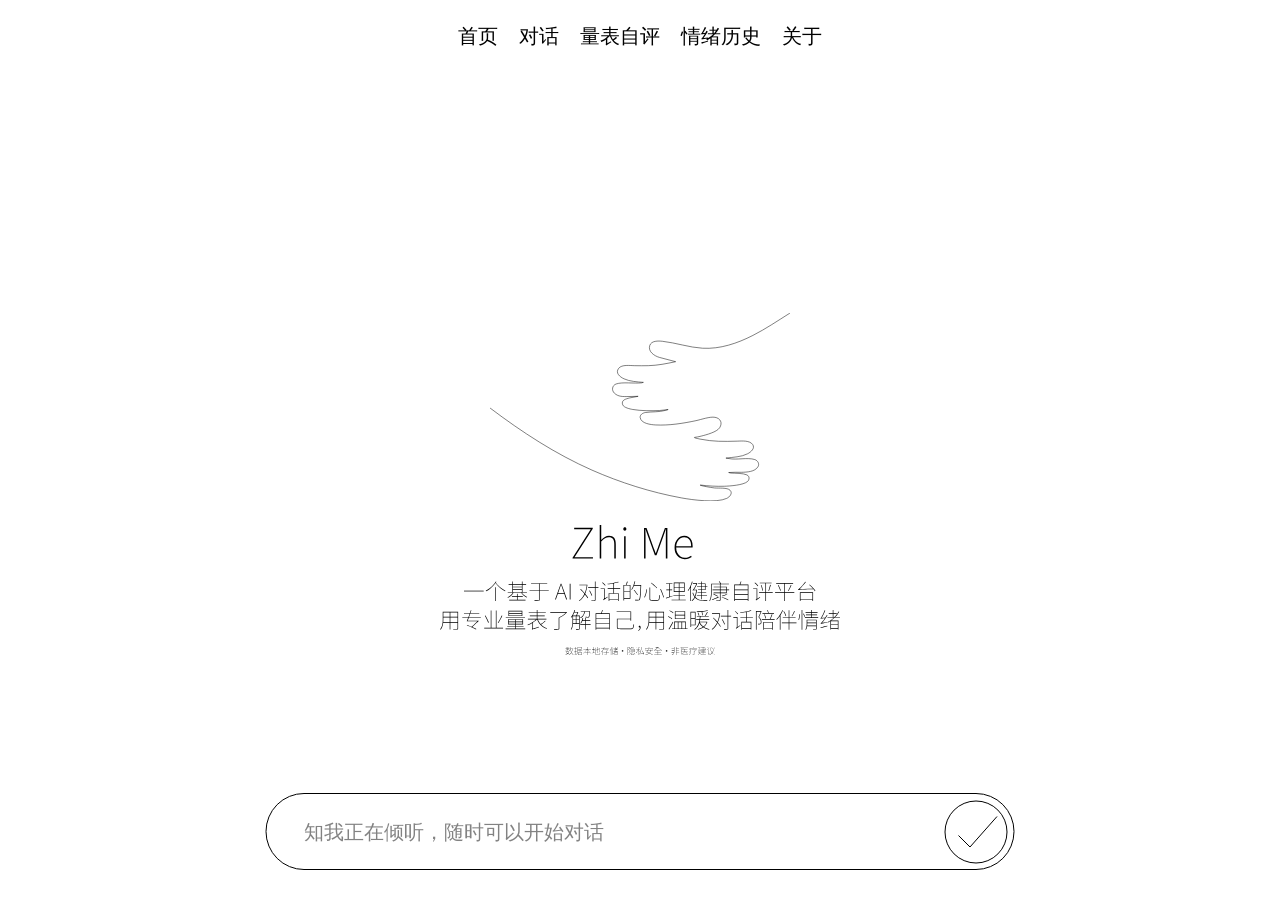
<file: index.html>
<!DOCTYPE html>
<html lang="zh-CN">
<head>
  <meta charset="UTF-8">
  <meta name="viewport" content="width=device-width, initial-scale=1.0">
  <title>知我 — 首页</title>
  <link rel="stylesheet" href="css/style.css">
</head>
<body>
  <div class="page">
    <!-- Navigation -->
    <nav class="nav">
      <div class="nav-links">
        <a class="nav-link active" href="index.html">首页</a>
        <a class="nav-link" href="chat.html">对话</a>
        <a class="nav-link" href="scales.html">量表自评</a>
        <a class="nav-link" href="history.html">情绪历史</a>
        <a class="nav-link" href="about.html">关于</a>
      </div>
    </nav>

    <!-- Main Content -->
    <div class="main">
      <div class="hero fade-in">
        <div class="hero-logo">
          <img src="images/logo.svg" alt="知我 Logo">
        </div>
        <div class="hero-intro">
          <img src="images/intro.svg" alt="品牌介绍">
        </div>
      </div>
    </div>

    <!-- AI Chat Input — fixed to viewport bottom -->
    <div class="chat-input-bar home-input">
      <input type="text" placeholder="知我正在倾听，随时可以开始对话" id="homeInput"
        onkeydown="if(event.key==='Enter')goChat()">
      <button class="send-btn" onclick="goChat()">
        <img src="images/send-btn.svg" alt="发送">
      </button>
    </div>
  </div>

  <script src="js/main.js"></script>
</body>
</html>
</file>
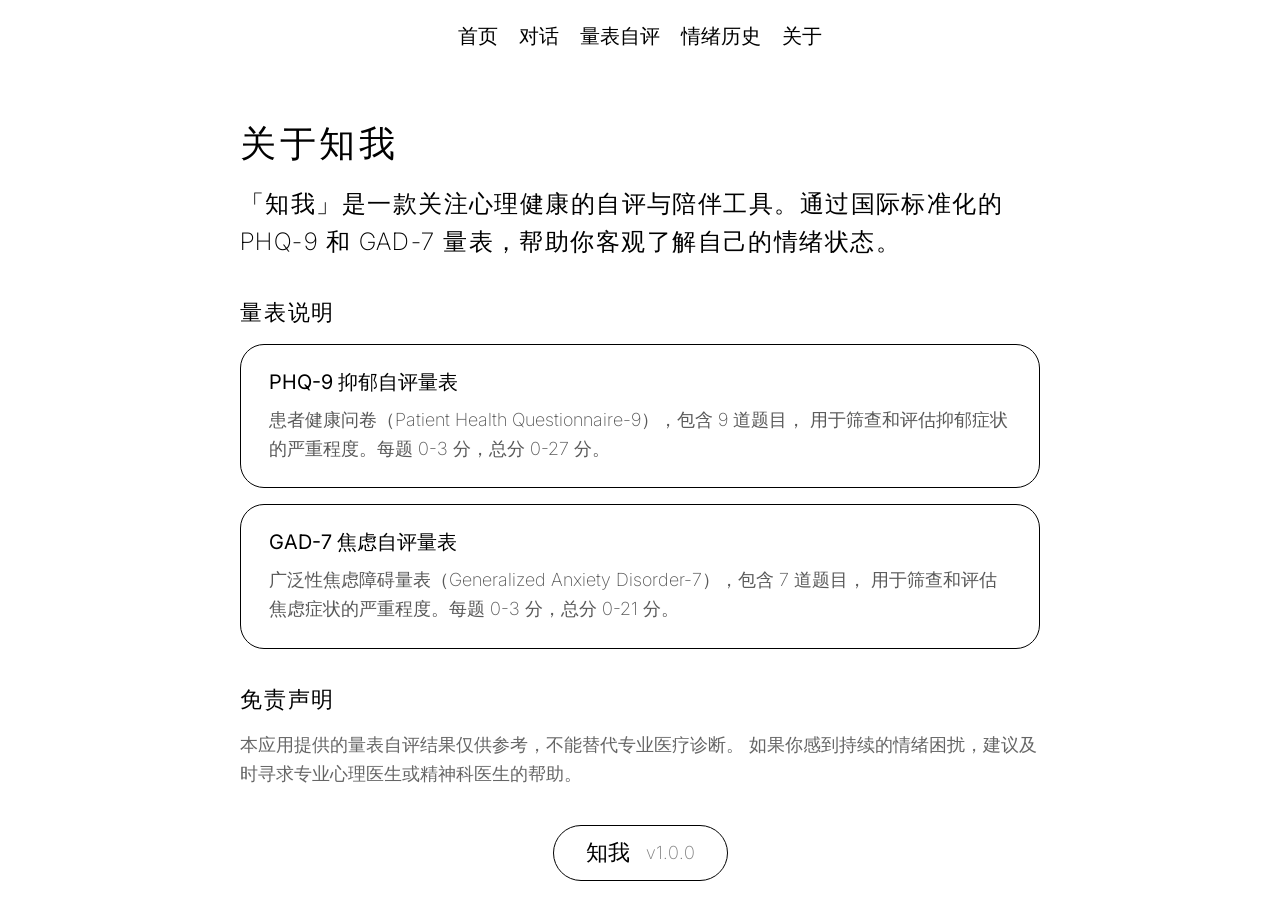
<file: about.html>
<!DOCTYPE html>
<html lang="zh-CN">
<head>
  <meta charset="UTF-8">
  <meta name="viewport" content="width=device-width, initial-scale=1.0">
  <title>知我 — 关于</title>
  <link rel="stylesheet" href="css/style.css">
</head>
<body>
  <div class="page page-about">
    <!-- Navigation -->
    <nav class="nav">
      <div class="nav-links">
        <a class="nav-link" href="index.html">首页</a>
        <a class="nav-link" href="chat.html">对话</a>
        <a class="nav-link" href="scales.html">量表自评</a>
        <a class="nav-link" href="history.html">情绪历史</a>
        <a class="nav-link active" href="about.html">关于</a>
      </div>
    </nav>

    <!-- Main Content -->
    <div class="main">
      <div class="about-content fade-in">
        <div class="about-section">
          <h1 class="about-title">关于知我</h1>
          <p class="about-desc">
            「知我」是一款关注心理健康的自评与陪伴工具。通过国际标准化的
            PHQ-9 和 GAD-7 量表，帮助你客观了解自己的情绪状态。
          </p>
        </div>

        <div class="about-section">
          <h2 class="about-heading">量表说明</h2>
          <div class="about-card">
            <div class="about-card-header">PHQ-9 抑郁自评量表</div>
            <p class="about-card-text">
              患者健康问卷（Patient Health Questionnaire-9），包含 9 道题目，
              用于筛查和评估抑郁症状的严重程度。每题 0-3 分，总分 0-27 分。
            </p>
          </div>
          <div class="about-card">
            <div class="about-card-header">GAD-7 焦虑自评量表</div>
            <p class="about-card-text">
              广泛性焦虑障碍量表（Generalized Anxiety Disorder-7），包含 7 道题目，
              用于筛查和评估焦虑症状的严重程度。每题 0-3 分，总分 0-21 分。
            </p>
          </div>
        </div>

        <div class="about-section">
          <h2 class="about-heading">免责声明</h2>
          <p class="about-desc-sm">
            本应用提供的量表自评结果仅供参考，不能替代专业医疗诊断。
            如果你感到持续的情绪困扰，建议及时寻求专业心理医生或精神科医生的帮助。
          </p>
        </div>

        <div class="about-section about-section-version">
          <div class="about-version-card">
            <span class="about-app-name">知我</span>
            <span class="about-version-num">v1.0.0</span>
          </div>
          <p class="about-desc-sm about-copyright">© 2026 知我 · 关爱心理健康</p>
        </div>
      </div>
    </div>
  </div>

  <script src="js/main.js"></script>
</body>
</html>
</file>
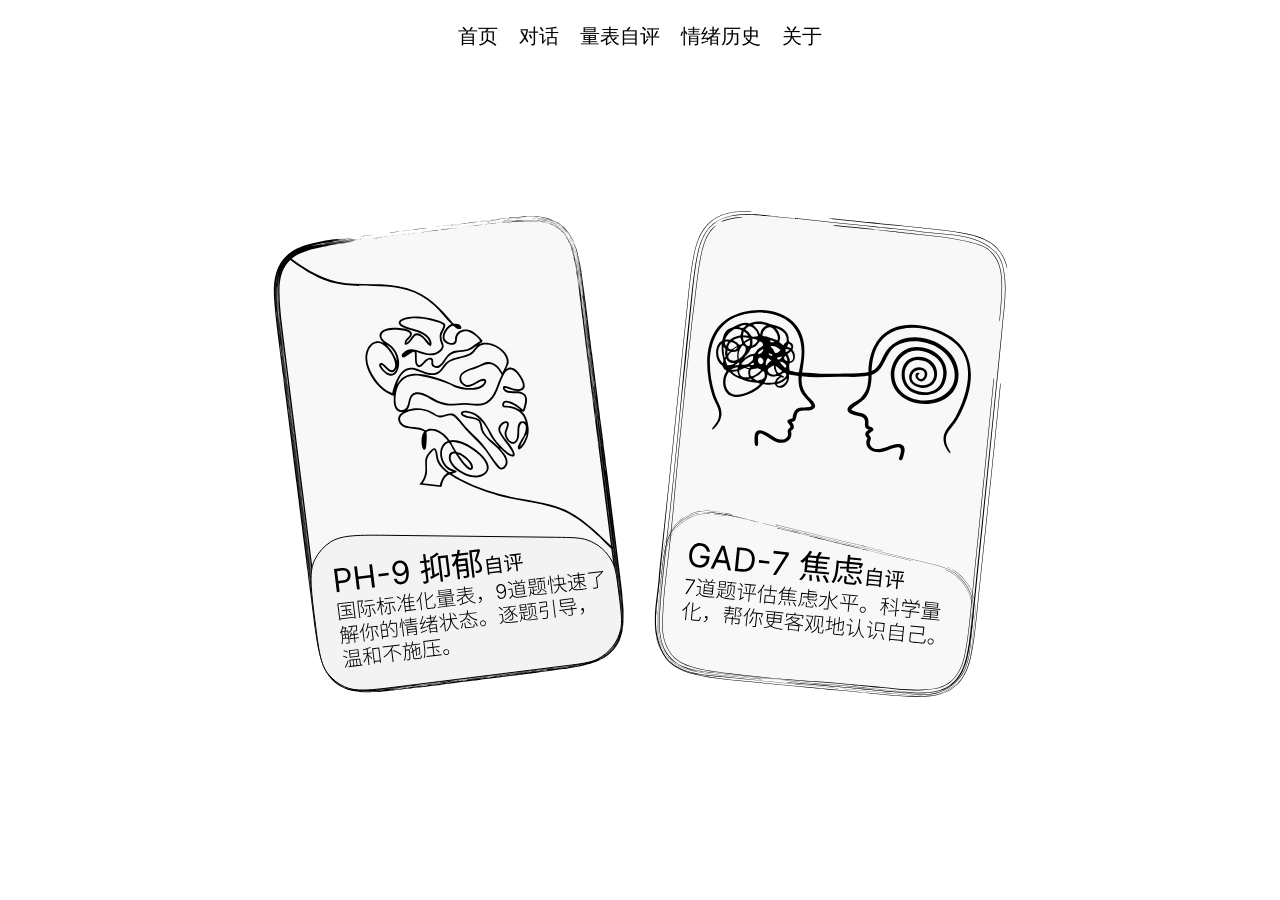
<file: assessment.html>
<!DOCTYPE html>
<html lang="zh-CN">
<head>
  <meta charset="UTF-8">
  <meta name="viewport" content="width=device-width, initial-scale=1.0">
  <title>知我 — 量表评测</title>
  <link rel="stylesheet" href="css/style.css">
</head>
<body>
  <div class="page">
    <!-- Navigation -->
    <nav class="nav">
      <div class="nav-links">
        <a class="nav-link" href="index.html">首页</a>
        <a class="nav-link" href="chat.html">对话</a>
        <a class="nav-link active" href="scales.html">量表自评</a>
        <a class="nav-link" href="history.html">情绪历史</a>
        <a class="nav-link" href="about.html">关于</a>
      </div>
    </nav>

    <!-- Main Content -->
    <div class="main">
      <div class="assessment fade-in">
        <!-- Header -->
        <div class="assessment-header">
          <div class="assessment-title"><strong id="scaleName">PHQ-9 抑郁自评量表</strong></div>
          <div class="assessment-subtitle">过去两周，你被以下问题困扰的频率是？</div>
        </div>

        <!-- Form -->
        <div class="assessment-form">
          <!-- Question Counter -->
          <div class="question-counter">
            <div class="question-number">
              <span id="currentNum">1</span>
        
              <span id="totalNum">/9</span>
            </div>
            <div class="question-text" id="questionText">做事时提不起劲或没有兴趣？</div>
          </div>

          <!-- Options -->
          <div class="options" id="optionsList">
            <div class="option" data-value="0" onclick="selectOption(this, 0)">
              <div class="option-radio">
                <div class="option-radio-inner"></div>
              </div>
              <span class="option-label">没有</span>
            </div>
            <div class="option" data-value="1" onclick="selectOption(this, 1)">
              <div class="option-radio">
                <div class="option-radio-inner"></div>
              </div>
              <span class="option-label">有几天</span>
            </div>
            <div class="option" data-value="2" onclick="selectOption(this, 2)">
              <div class="option-radio">
                <div class="option-radio-inner"></div>
              </div>
              <span class="option-label">一半以上天数</span>
            </div>
            <div class="option" data-value="3" onclick="selectOption(this, 3)">
              <div class="option-radio">
                <div class="option-radio-inner"></div>
              </div>
              <span class="option-label">几乎每天</span>
            </div>
          </div>
        </div>

        <!-- Progress Bar -->
        <div class="progress-bar-wrap">
          <svg width="600" height="3" viewBox="0 0 600 3" fill="none">
            <rect id="progressFill" x="0" y="0" width="0" height="3" fill="#000"/>
          </svg>
        </div>

        <!-- Navigation Buttons -->
        <div class="nav-btns-wrap">
          <button class="nav-btn nav-btn-prev" id="prevBtn" disabled onclick="prevQuestion()">
            <svg width="65" height="65" viewBox="0 0 65 65" fill="none"><circle cx="32.5" cy="32.5" r="31.5" stroke="#000"/><path d="M37 21l-13 12 13 12" stroke="#000" stroke-width="2" stroke-linecap="round" stroke-linejoin="round"/></svg>
          </button>
          <button class="nav-btn nav-btn-next" id="nextBtn" disabled onclick="nextQuestion()">
            <svg width="65" height="65" viewBox="0 0 65 65" fill="none"><circle cx="32.5" cy="32.5" r="31.5" stroke="#000"/><path d="M28 21l13 12-13 12" stroke="#000" stroke-width="2" stroke-linecap="round" stroke-linejoin="round"/></svg>
          </button>
        </div>
      </div>
    </div>
  </div>

  <script src="js/main.js"></script>
</body>
</html>
</file>
<file: css/style.css>
/* ============================================
   知我 — Design Tokens & Global Styles
   Based on Figma Design (Inter, 1440×1024)
   ============================================ */

@import url('https://fonts.googleapis.com/css2?family=Inter:opsz,wght@14..32,100..900&display=swap');

:root {
  /* Colors */
  --color-bg:       #FFFFFF;
  --color-fg:       #000000;
  --color-muted:    rgba(0, 0, 0, 0.49);

  /* Typography */
  --font-family:    'Inter', -apple-system, BlinkMacSystemFont, sans-serif;
  --fw-thin:        100;
  --fw-extralight:  200;
  --fw-light:       300;
  --fw-regular:     400;
  --fw-semibold:    600;

  /* Spacing */
  --page-w:         1440px;
  --page-h:         1024px;
  --nav-h:          72px;
  --nav-gap:        21px;

  /* Radii */
  --radius-card:    77px;
  --radius-input:   71px;
  --radius-option:  30px;
  --radius-chip:    77px;

  /* Transitions */
  --ease:           cubic-bezier(0.4, 0, 0.2, 1);
  --dur:            0.25s;
}

/* Reset */
*, *::before, *::after {
  margin: 0;
  padding: 0;
  box-sizing: border-box;
}

html, body {
  width: 100%;
  height: 100%;
  font-family: var(--font-family);
  background: var(--color-bg);
  color: var(--color-fg);
  -webkit-font-smoothing: antialiased;
  overflow-x: hidden;
}

/* ============================================
   Page Container (1440×1024 centered)
   ============================================ */
.page {
  width: var(--page-w);
  height: 100vh;
  margin: 0 auto;
  display: flex;
  flex-direction: column;
  position: relative;
  overflow: hidden;
}
/* About page - allow scroll, hide scrollbar */
.page-about {
  overflow-y: auto;
  scrollbar-width: none;
}
.page-about::-webkit-scrollbar {
  display: none;
}

/* ============================================
   Top Navigation Bar
   ============================================ */
.nav {
  width: 100%;
  height: var(--nav-h);
  display: flex;
  justify-content: center;
  align-items: center;
  flex-shrink: 0;
}
.nav-links {
  display: flex;
  gap: var(--nav-gap);
}
.nav-link {
  font-family: var(--font-family);
  font-weight: var(--fw-extralight);
  font-size: 20px;
  color: var(--color-fg);
  text-decoration: none;
  transition: opacity var(--dur) var(--ease);
  cursor: pointer;
  background: none;
  border: none;
}
.nav-link:hover {
  opacity: 0.6;
}
.nav-link.active {
  font-weight: var(--fw-regular);
}

/* ============================================
   Main Content Area (fills remaining height)
   ============================================ */
.main {
  flex: 1;
  display: flex;
  flex-direction: column;
  align-items: center;
  position: relative;
}

/* ============================================
   AI Chat Input Bar (bottom-fixed)
   ============================================ */
.chat-input-bar {
  width: 749px;
  height: 77px;
  position: relative;
  margin-top: auto;
  margin-bottom: 30px;
  flex-shrink: 0;
}
.chat-input-bar input {
  width: 100%;
  height: 100%;
  border: 1px solid var(--color-fg);
  border-radius: var(--radius-input);
  padding: 0 90px 0 37px;
  font-family: var(--font-family);
  font-weight: var(--fw-extralight);
  font-size: 20px;
  color: var(--color-fg);
  background: transparent;
  outline: none;
}
.chat-input-bar input::placeholder {
  color: var(--color-muted);
}
.chat-input-bar .send-btn {
  position: absolute;
  right: 6px;
  top: 50%;
  transform: translateY(-50%);
  width: 65px;
  height: 65px;
  border: none;
  background: transparent;
  cursor: pointer;
  display: flex;
  align-items: center;
  justify-content: center;
  transition: opacity var(--dur) var(--ease);
}
.chat-input-bar .send-btn:hover {
  opacity: 0.7;
}
.chat-input-bar .send-btn img {
  width: 100%;
  height: 100%;
}

/* ============================================
   Home Page — Logo & Intro
   ============================================ */
.hero {
  flex: 1;
  display: flex;
  flex-direction: column;
  align-items: center;
  justify-content: center;
  gap: 0;
  min-height: 0;
}
.hero-logo {
  width: min(599px, 42vw);
  height: auto;
  flex-shrink: 1;
  min-height: 0;
}
.hero-logo img {
  width: 100%;
  height: auto;
  max-height: 35vh;
  object-fit: contain;
}
.hero-intro {
  width: min(782px, 55vw);
  height: auto;
  margin-top: 20px;
  flex-shrink: 1;
  min-height: 0;
}
.hero-intro img {
  width: 100%;
  height: auto;
  max-height: 25vh;
  object-fit: contain;
}

/* Home input bar — fixed to viewport bottom */
.chat-input-bar.home-input {
  position: fixed;
  bottom: 30px;
  left: 50%;
  transform: translateX(-50%);
  width: min(749px, 90vw);
  margin: 0;
  z-index: 10;
}

/* ============================================
   Scale Selection — Cards
   ============================================ */
.scale-cards {
  flex: 1;
  display: flex;
  align-items: center;
  justify-content: center;
  gap: 45px;
  padding-bottom: 60px;
}
.scale-card {
  position: relative;
  width: 360px;
  height: 485px;
  cursor: pointer;
  transition: transform var(--dur) var(--ease);
}
.scale-card:hover {
  transform: translateY(-4px);
}
.scale-card img {
  width: 100%;
  height: 100%;
  object-fit: contain;
}
.scale-card-content {
  position: absolute;
  inset: 0;
  display: flex;
  flex-direction: column;
  align-items: center;
  justify-content: flex-end;
  padding: 0 32px 60px;
  text-align: center;
}
.scale-card-title {
  font-family: var(--font-family);
  font-weight: var(--fw-regular);
  font-size: 32px;
  line-height: 1.2;
  margin-bottom: 8px;
}
.scale-card-title .title-sub {
  font-size: 0.667em;
}
.scale-card-title-img {
  width: auto;
  height: 48px;
  margin-bottom: 8px;
}
.scale-card-desc {
  font-family: var(--font-family);
  font-weight: var(--fw-light);
  font-size: 20px;
  line-height: 1.5;
  opacity: 0.7;
}

/* ============================================
   Assessment Form
   ============================================ */
.assessment {
  flex: 1;
  display: flex;
  flex-direction: column;
  align-items: center;
  padding-top: 55px;
  position: relative;
  width: 100%;
}
.assessment-header {
  width: 1120px;
  text-align: center;
  margin-bottom: 40px;
}
.assessment-title {
  font-family: var(--font-family);
  font-weight: var(--fw-extralight);
  font-size: 48px;
  letter-spacing: 0.19em;
  text-align: center;
}
.assessment-title strong {
  font-weight: var(--fw-regular);
}
.assessment-subtitle {
  font-family: var(--font-family);
  font-weight: var(--fw-extralight);
  font-size: 36px;
  letter-spacing: 0.19em;
  text-align: center;
  margin-top: 4px;
}
.assessment-form {
  width: 870px;
  position: relative;
}
.question-counter {
  display: flex;
  align-items: flex-end;
  gap: 16px;
  margin-bottom: 30px;
}
.question-number {
  font-family: var(--font-family);
  font-weight: var(--fw-semibold);
  font-size: 40px;
  display: flex;
  align-items: baseline;
  gap: 0;
}
#currentNum { font-size: 60px; }
#totalNum { font-size: 36px; }
.divider {
  width: 1px;
  height: 32px;
  background: var(--color-fg);
  margin: 0 6px;
}
.question-text {
  font-family: var(--font-family);
  font-weight: var(--fw-extralight);
  font-size: 28px;
}
.options {
  display: flex;
  flex-direction: column;
  gap: 22px;
}
.option {
  width: 832px;
  height: 65px;
  display: flex;
  align-items: center;
  border: 1px solid var(--color-fg);
  border-radius: var(--radius-option);
  padding: 0 19px;
  gap: 22px;
  cursor: pointer;
  transition: background var(--dur) var(--ease), color var(--dur) var(--ease);
  position: relative;
}
.option:hover {
  opacity: 0.7;
}
.option.selected {
  background: var(--color-fg);
  color: var(--color-bg);
}
.option.selected .option-radio {
  border-color: var(--color-bg);
}
.option.selected .option-radio-inner {
  background: var(--color-bg);
}
  width: 40px;
  height: 40px;
  border: 1.5px solid var(--color-fg);
  border-radius: 50%;
  display: flex;
  align-items: center;
  justify-content: center;
  flex-shrink: 0;
}
.option-radio-inner {
  width: 22px;
  height: 22px;
  border-radius: 50%;
  background: transparent;
  transition: background var(--dur) var(--ease);
}
.option-label {
  font-family: var(--font-family);
  font-weight: var(--fw-extralight);
  font-size: 32px;
}

/* Progress Bar */
.progress-bar-wrap {
  width: 600px;
  margin: 20px auto 0;
}

/* Navigation Buttons */
.nav-btns-wrap {
  display: flex;
  justify-content: center;
  gap: 212px;
  margin-top: 24px;
}
.nav-btn {
  border: none;
  background: transparent;
  cursor: pointer;
  transition: opacity var(--dur) var(--ease);
  opacity: 0.3;
  display: flex;
  align-items: center;
  justify-content: center;
}
.nav-btn:hover { opacity: 0.6; }
.nav-btn.active { opacity: 1; }
.next-btn img {
  height: 83px;
}

/* ============================================
   Report Page
   ============================================ */
.report {
  flex: 1;
  display: flex;
  flex-direction: column;
  align-items: center;
  justify-content: center;
  padding-bottom: 60px;
}
.report-card {
  position: relative;
  width: 508px;
  min-height: 334px;
  display: flex;
  flex-direction: column;
  align-items: center;
}
.report-score-row {
  display: flex;
  align-items: baseline;
  gap: 1px;
  margin-bottom: 0;
}
.report-score-num {
  font-family: var(--font-family);
  font-weight: var(--fw-semibold);
  font-size: 256px;
  line-height: 0.9;
  letter-spacing: -0.02em;
}
.report-score-unit {
  height: 96px;
  width: auto;
}
.report-unit-wrap {
  display: flex;
  flex-direction: column;
  align-items: flex-start;
  margin-top: -3px;
}
.report-chip {
  background: var(--color-fg);
  color: var(--color-bg);
  padding: 9px 24px;
  border-radius: var(--radius-chip);
  font-family: var(--font-family);
  font-weight: var(--fw-semibold);
  font-size: 20px;
  margin-top: -6px;
}
.report-date {
  font-family: var(--font-family);
  font-weight: var(--fw-thin);
  font-size: 20px;
  margin-top: -14px;
  margin-left: 0;
}
.report-desc {
  font-family: var(--font-family);
  font-weight: var(--fw-thin);
  font-size: 20px;
  text-align: center;
  margin-top: 12px;
  max-width: 600px;
  line-height: 1.6;
  word-break: keep-all;
}

/* ============================================
   Chat Page — Unified Panel (matches SVG design)
   ============================================ */
.chat-panel {
  width: 749px;
  height: calc(100vh - 120px);
  border: 1px solid var(--color-fg);
  border-radius: 39px;
  display: flex;
  flex-direction: column;
  overflow: hidden;
  margin-top: 30px;
}

/* Messages area — scrollable */
.chat-messages {
  flex: 1;
  min-height: 0;
  padding: 32px 36px 20px;
  overflow-y: auto;
  display: flex;
  flex-direction: column;
  gap: 24px;
}
.chat-messages::-webkit-scrollbar {
  width: 0;
  height: 0;
  background: transparent;
}
.chat-messages {
  -ms-overflow-style: none;
  scrollbar-width: none;
}

/* Input inside panel — same as home page input bar */
.chat-panel-input {
  flex-shrink: 0;
  position: relative;
  width: calc(100% - 32px);
  margin: 0 16px 14px;
}
.chat-panel-input input {
  width: 100%;
  height: 77px;
  border: 1px solid var(--color-fg);
  border-radius: var(--radius-input);
  padding: 0 90px 0 37px;
  font-family: var(--font-family);
  font-weight: var(--fw-extralight);
  font-size: 20px;
  color: var(--color-fg);
  background: transparent;
  outline: none;
}
.chat-panel-input input::placeholder {
  color: var(--color-muted);
}
/* Send button — absolute positioned over input right side */
.chat-panel-input .send-btn {
  position: absolute;
  right: 6px;
  top: 50%;
  transform: translateY(-50%);
  width: 65px;
  height: 65px;
  border: none;
  background: transparent;
  cursor: pointer;
  display: flex;
  align-items: center;
  justify-content: center;
  transition: opacity var(--dur) var(--ease);
}
.chat-panel-input .send-btn:hover {
  opacity: 0.7;
}
.chat-panel-input .send-btn img {
  width: 100%;
  height: 100%;
}

/* ============================================
   Chat Message Bubbles — outlined capsules with tail
   ============================================ */
.chat-msg {
  max-width: 70%;
  padding: 14px 24px;
  font-family: var(--font-family);
  font-weight: var(--fw-light);
  font-size: 18px;
  line-height: 1.55;
  word-break: break-word;
}
.chat-msg.ai {
  align-self: flex-start;
  background: transparent;
  border: 1px solid var(--color-fg);
  border-radius: 28px;
}
.chat-msg.user {
  align-self: flex-end;
  background: transparent;
  border: 1px solid var(--color-fg);
  color: var(--color-fg);
  border-radius: 28px;
}
.chat-typing {
  align-self: flex-start;
  display: flex;
  gap: 6px;
  padding: 16px 22px;
  align-items: center;
}
.chat-typing b {
  font-weight: 400;
  font-size: 14px;
  color: var(--color-fg);
  opacity: 0.5;
  margin-left: 4px;
}
.chat-typing span {
  width: 8px;
  height: 8px;
  background: var(--color-fg);
  border-radius: 50%;
  animation: typing-bounce 1.2s infinite ease-in-out;
}
.chat-typing span:nth-child(2) { animation-delay: 0.15s; }
.chat-typing span:nth-child(3) { animation-delay: 0.3s; }

@keyframes typing-bounce {
  0%, 60%, 100% { transform: translateY(0); opacity: 0.4; }
  30% { transform: translateY(-10px); opacity: 1; }
}

/* 对话结束 — 量表引导按钮 */
.chat-assess-btn {
  align-self: flex-start;
  margin-top: 8px;
  padding: 12px 28px;
  font-family: var(--font-family);
  font-weight: var(--fw-semibold);
  font-size: 16px;
  color: var(--color-fg);
  background: transparent;
  border: 1px solid var(--color-fg);
  border-radius: 71px;
  cursor: pointer;
  transition: background var(--dur) var(--ease), transform var(--dur) var(--ease);
}
.chat-assess-btn:hover {
  background: rgba(0, 0, 0, 0.05);
  transform: translateY(-1px);
}

/* ============================================
   About Page
   ============================================ */
.about-content {
  flex: 1;
  width: min(800px, 90vw);
  display: flex;
  flex-direction: column;
  gap: 36px;
  padding: 48px 0 60px;
  overflow-y: auto;
}
.about-section {
  display: flex;
  flex-direction: column;
  gap: 16px;
}
.about-title {
  font-family: var(--font-family);
  font-weight: var(--fw-light);
  font-size: 36px;
  letter-spacing: 0.1em;
}
.about-heading {
  font-family: var(--font-family);
  font-weight: var(--fw-regular);
  font-size: 22px;
  letter-spacing: 0.08em;
}
.about-desc {
  font-family: var(--font-family);
  font-weight: var(--fw-extralight);
  font-size: 24px;
  line-height: 1.6;
  letter-spacing: 0.06em;
}
.about-desc-sm {
  font-family: var(--font-family);
  font-weight: var(--fw-extralight);
  font-size: 18px;
  line-height: 1.6;
  opacity: 0.6;
}
.about-card {
  border: 1px solid var(--color-fg);
  border-radius: 24px;
  padding: 24px 28px;
  display: flex;
  flex-direction: column;
  gap: 10px;
}
.about-card-header {
  font-family: var(--font-family);
  font-weight: var(--fw-regular);
  font-size: 20px;
}
.about-card-text {
  font-family: var(--font-family);
  font-weight: var(--fw-extralight);
  font-size: 18px;
  line-height: 1.6;
  opacity: 0.65;
}
.about-section-version {
  display: flex;
  flex-direction: column;
  align-items: center;
  padding-bottom: 40px;
}
.about-version-card {
  border: 1px solid var(--color-fg);
  border-radius: 77px;
  padding: 12px 32px;
  display: flex;
  align-items: center;
  gap: 16px;
}
.about-app-name {
  font-family: var(--font-family);
  font-weight: var(--fw-regular);
  font-size: 22px;
}
.about-version-num {
  font-family: var(--font-family);
  font-weight: var(--fw-extralight);
  font-size: 18px;
  opacity: 0.5;
}
.about-copyright {
  margin-top: 20px;
  text-align: center;
}

/* ============================================
   History Page
   ============================================ */
.history-empty {
  flex: 1;
  display: flex;
  flex-direction: column;
  align-items: center;
  justify-content: center;
  gap: 16px;
}
.history-empty-icon {
  width: 120px;
  height: 120px;
  display: flex;
  align-items: center;
  justify-content: center;
  font-size: 48px;
  font-weight: var(--fw-extralight);
}
.history-empty-img {
  width: 224px;
  height: 224px;
  display: block;
}
.history-empty-text {
  font-family: var(--font-family);
  font-weight: var(--fw-extralight);
  font-size: 20px;
}

/* ============================================
   Animations
   ============================================ */
@keyframes fadeIn {
  from { opacity: 0; transform: translateY(12px); }
  to   { opacity: 1; transform: translateY(0); }
}
.fade-in {
  animation: fadeIn 0.5s var(--ease) both;
}

/* ============================================
   Responsive
   ============================================ */
@media (max-width: 1440px) {
  .page {
    width: 100%;
  }
  .hero-logo { width: min(300px, 42vw); }
  .hero-intro { width: min(400px, 55vw); }
  .chat-input-bar { width: min(749px, 90vw); }
  .chat-input-bar.home-input { width: min(749px, 90vw); }
  .scale-cards { gap: 24px; }
  .scale-card { width: min(360px, 85vw); height: auto; }
  .assessment-form { width: min(870px, 90vw); }
  .progress-bar-wrap { width: min(600px, 90vw); }
  .option { width: 100%; }
  .assessment-header { width: min(1120px, 90vw); }
  .chat-panel { width: min(749px, 94vw); }
  .report-card { width: min(508px, 90vw); }
  .report-score-num { font-size: clamp(120px, 18vw, 256px); }
  .report-score-unit { font-size: clamp(48px, 7vw, 96px); }
}
@media (max-width: 600px) {
  .nav-link { font-size: 16px; }
  .assessment-title { font-size: 28px; letter-spacing: 0.08em; }
  .assessment-subtitle { font-size: 20px; letter-spacing: 0.08em; }
  .question-text { font-size: 26px; }
  .option-label { font-size: 20px; }
  .option { height: 56px; gap: 14px; padding: 0 14px; }
  .option-radio { width: 36px; height: 36px; }
  .option-radio-inner { width: 24px; height: 24px; }
}
</file>
